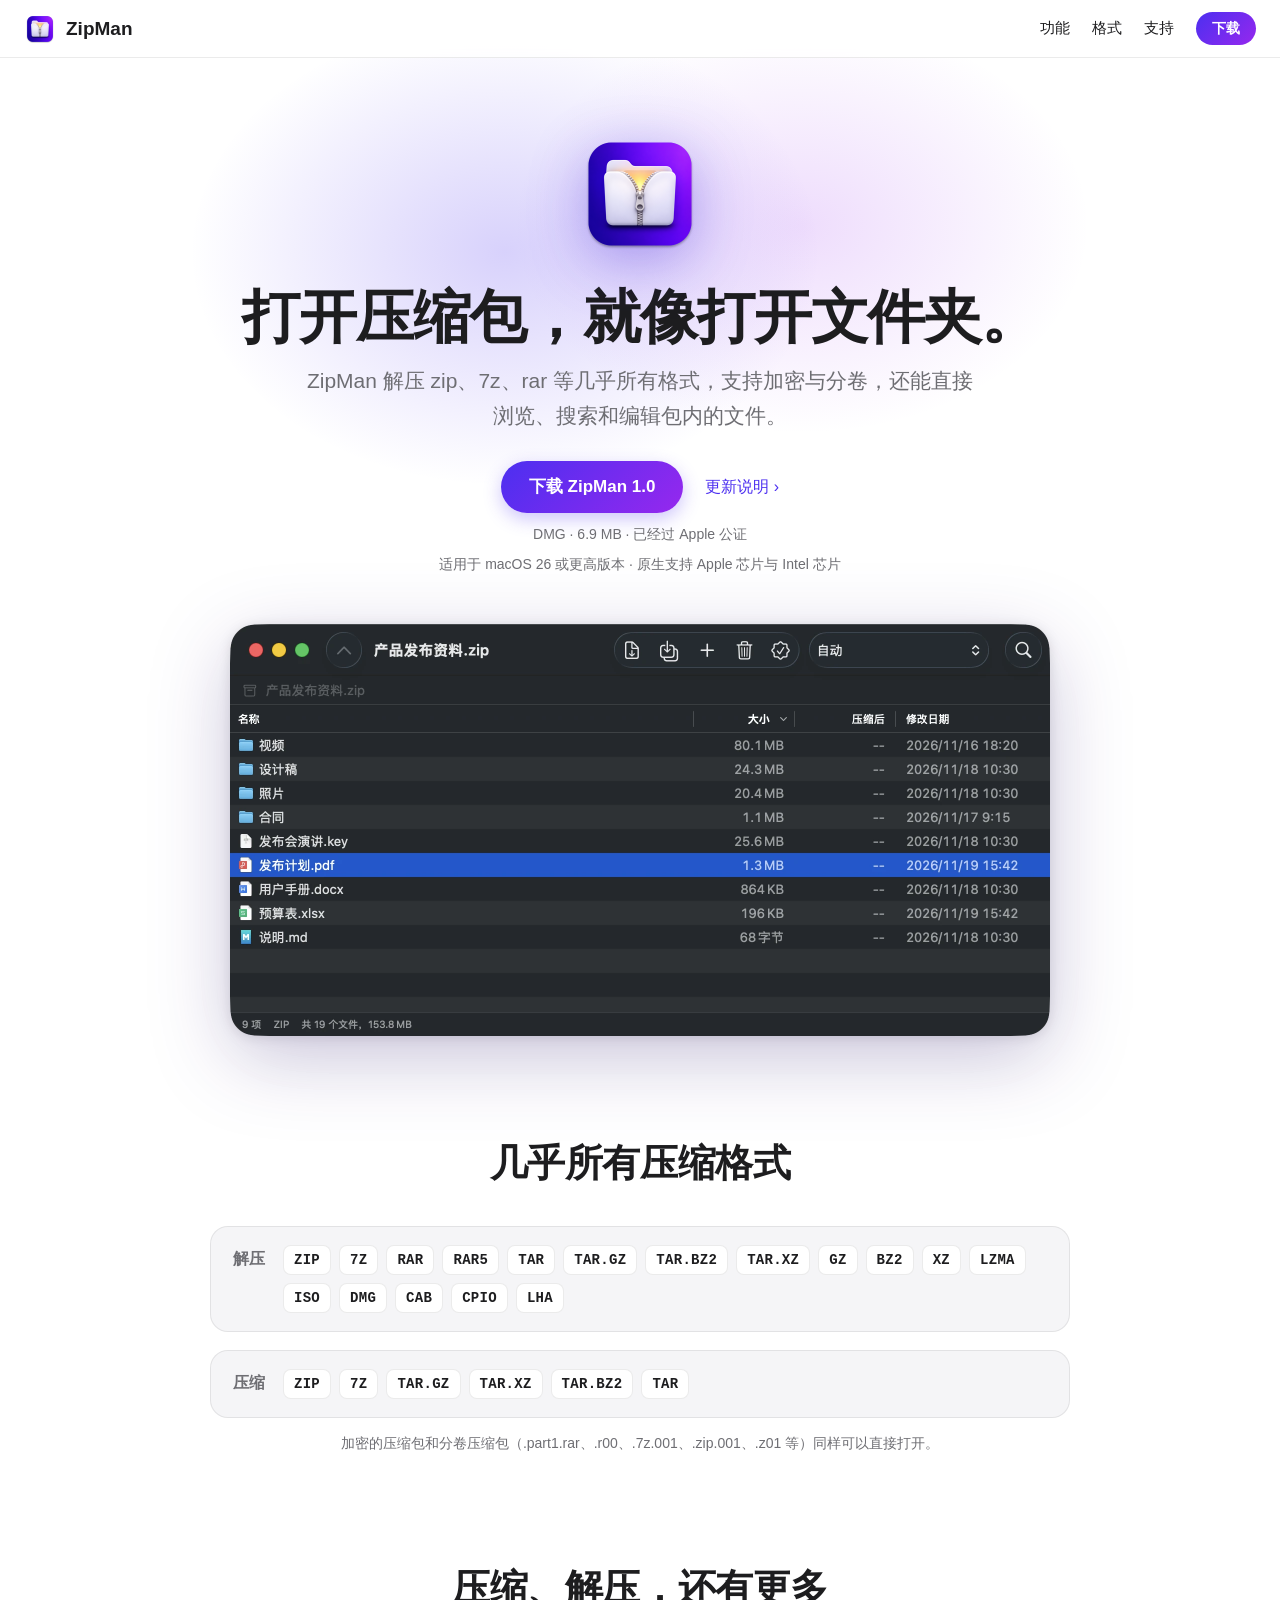
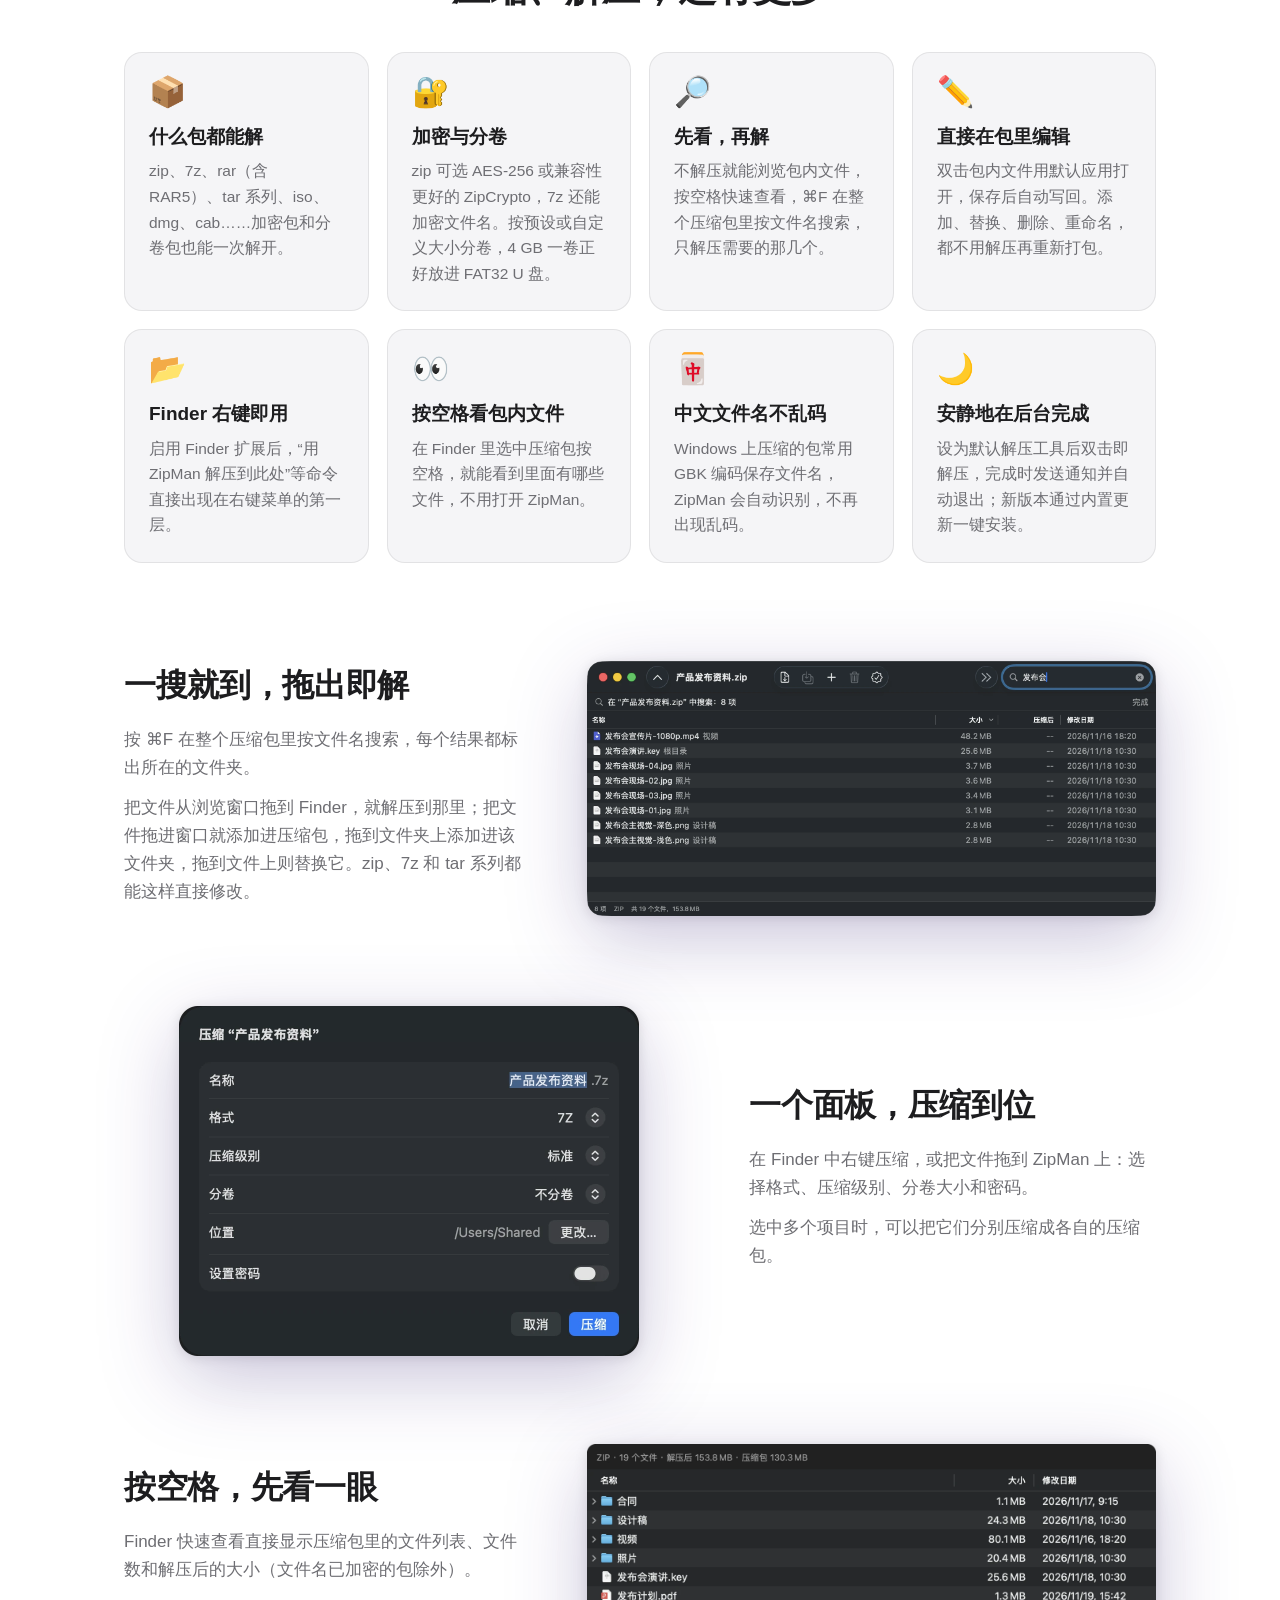
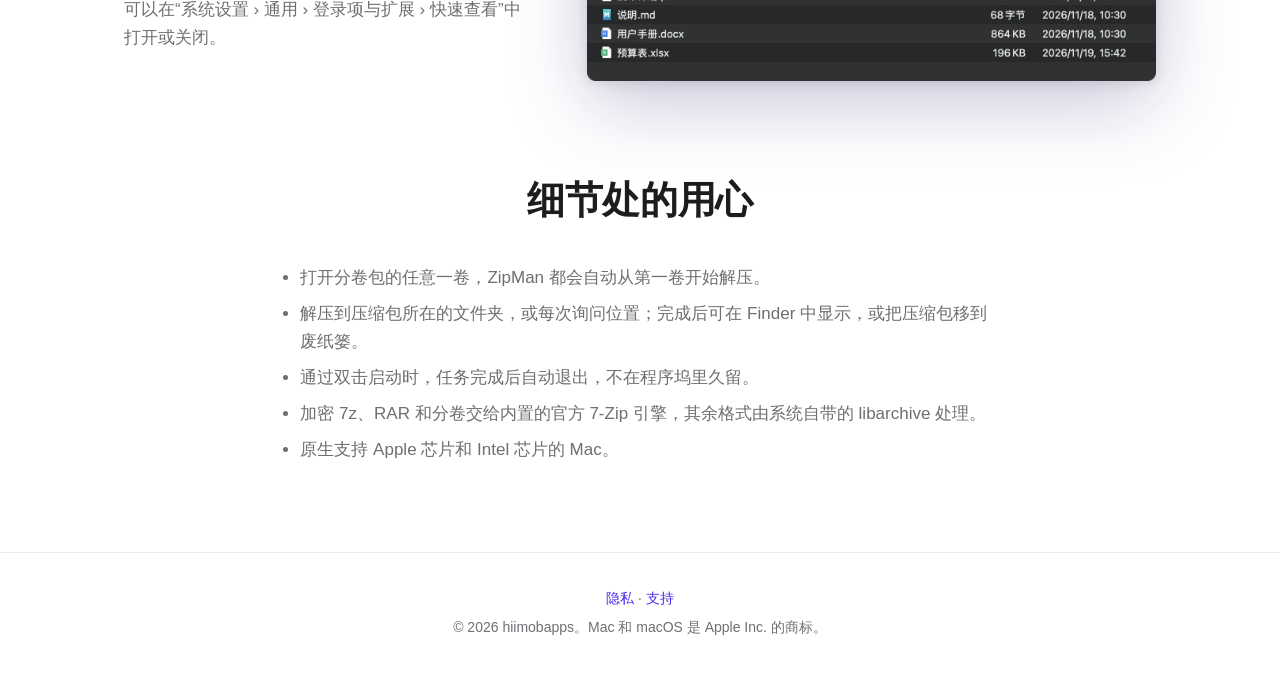
<file: index.html>
<!doctype html>
<html lang="zh-Hans">
  <head>
    <meta charset="utf-8">
    <meta name="viewport" content="width=device-width, initial-scale=1">
    <title>ZipMan — Mac 上的压缩与解压工具</title>
    <meta name="description" content="ZipMan 是一款 macOS 压缩与解压工具：解压 zip、7z、rar 等几乎所有格式，支持加密和分卷；不解压就能浏览、搜索和编辑包内文件，并且和 Finder 的右键菜单、快速查看无缝配合。">
    <link rel="canonical" href="https://zipman.hiimobapps.cn/">
    <meta property="og:type" content="website">
    <meta property="og:url" content="https://zipman.hiimobapps.cn/">
    <meta property="og:title" content="ZipMan — Mac 上的压缩与解压工具">
    <meta property="og:description" content="ZipMan 是一款 macOS 压缩与解压工具：解压 zip、7z、rar 等几乎所有格式，支持加密和分卷；不解压就能浏览、搜索和编辑包内文件，并且和 Finder 的右键菜单、快速查看无缝配合。">
    <meta property="og:image" content="https://zipman.hiimobapps.cn/assets/og.jpg">
    <meta name="twitter:card" content="summary_large_image">
    <meta name="theme-color" content="#4c2ff0">
    <link rel="icon" href="/assets/icon-64.png">
    <link rel="apple-touch-icon" href="/assets/icon-256.png">
    <link rel="stylesheet" href="/assets/style.css">
  </head>
  <body>
    <header class="top">
      <a class="brand" href="/"><img src="/assets/icon-64.png" alt="" width="32" height="32"><span>ZipMan</span></a>
      <nav>
        <a href="/#features">功能</a>
        <a href="/#formats">格式</a>
        <a href="/support/">支持</a>
        <a class="button small" href="/#download">下载</a>
      </nav>
    </header>
    <main>
      <section class="hero" id="download">
        <img class="app-icon" src="/assets/icon-256.png" alt="ZipMan" width="128" height="128">
        <h1>打开压缩包，就像打开文件夹。</h1>
        <p class="lead">ZipMan 解压 zip、7z、rar 等几乎所有格式，支持加密与分卷，还能直接浏览、搜索和编辑包内的文件。</p>
        <p class="cta">
          <a class="button" href="https://github.com/glzlaohuai/ZipMan-releases/releases/download/v1.0/ZipMan-1.0.dmg">下载 ZipMan 1.0</a>
          <a class="secondary" href="https://github.com/glzlaohuai/ZipMan-releases/releases/tag/v1.0">更新说明 ›</a>
        </p>
        <p class="fine">DMG · 6.9 MB · 已经过 Apple 公证</p>
        <p class="fine">适用于 macOS 26 或更高版本 · 原生支持 Apple 芯片与 Intel 芯片</p>
        <img class="shot hero-shot" src="/assets/shots/browse.webp" alt="ZipMan 的浏览窗口：不解压就能看到压缩包里的文件夹和文件" width="820" height="412">
      </section>
      <section id="formats" class="formats">
        <h2>几乎所有压缩格式</h2>
        <div class="format-groups">
          <div class="format-group">
            <h3>解压</h3>
            <ul class="chips"><li>ZIP</li><li>7Z</li><li>RAR</li><li>RAR5</li><li>TAR</li><li>TAR.GZ</li><li>TAR.BZ2</li><li>TAR.XZ</li><li>GZ</li><li>BZ2</li><li>XZ</li><li>LZMA</li><li>ISO</li><li>DMG</li><li>CAB</li><li>CPIO</li><li>LHA</li></ul>
          </div>
          <div class="format-group">
            <h3>压缩</h3>
            <ul class="chips"><li>ZIP</li><li>7Z</li><li>TAR.GZ</li><li>TAR.XZ</li><li>TAR.BZ2</li><li>TAR</li></ul>
          </div>
        </div>
        <p class="fine center">加密的压缩包和分卷压缩包（.part1.rar、.r00、.7z.001、.zip.001、.z01 等）同样可以直接打开。</p>
      </section>
      <section id="features" class="features">
        <h2>压缩、解压，还有更多</h2>
        <div class="grid">
          <article class="feature">
            <div class="emoji" aria-hidden="true">📦</div>
            <h3>什么包都能解</h3>
            <p>zip、7z、rar（含 RAR5）、tar 系列、iso、dmg、cab……加密包和分卷包也能一次解开。</p>
          </article>
          <article class="feature">
            <div class="emoji" aria-hidden="true">🔐</div>
            <h3>加密与分卷</h3>
            <p>zip 可选 AES-256 或兼容性更好的 ZipCrypto，7z 还能加密文件名。按预设或自定义大小分卷，4 GB 一卷正好放进 FAT32 U 盘。</p>
          </article>
          <article class="feature">
            <div class="emoji" aria-hidden="true">🔎</div>
            <h3>先看，再解</h3>
            <p>不解压就能浏览包内文件，按空格快速查看，⌘F 在整个压缩包里按文件名搜索，只解压需要的那几个。</p>
          </article>
          <article class="feature">
            <div class="emoji" aria-hidden="true">✏️</div>
            <h3>直接在包里编辑</h3>
            <p>双击包内文件用默认应用打开，保存后自动写回。添加、替换、删除、重命名，都不用解压再重新打包。</p>
          </article>
          <article class="feature">
            <div class="emoji" aria-hidden="true">📂</div>
            <h3>Finder 右键即用</h3>
            <p>启用 Finder 扩展后，“用 ZipMan 解压到此处”等命令直接出现在右键菜单的第一层。</p>
          </article>
          <article class="feature">
            <div class="emoji" aria-hidden="true">👀</div>
            <h3>按空格看包内文件</h3>
            <p>在 Finder 里选中压缩包按空格，就能看到里面有哪些文件，不用打开 ZipMan。</p>
          </article>
          <article class="feature">
            <div class="emoji" aria-hidden="true">🀄️</div>
            <h3>中文文件名不乱码</h3>
            <p>Windows 上压缩的包常用 GBK 编码保存文件名，ZipMan 会自动识别，不再出现乱码。</p>
          </article>
          <article class="feature">
            <div class="emoji" aria-hidden="true">🌙</div>
            <h3>安静地在后台完成</h3>
            <p>设为默认解压工具后双击即解压，完成时发送通知并自动退出；新版本通过内置更新一键安装。</p>
          </article>
        </div>
      </section>
      <section class="showcase">
        <div class="showcase-row">
          <div class="showcase-text">
            <h2>一搜就到，拖出即解</h2>
            <p>按 ⌘F 在整个压缩包里按文件名搜索，每个结果都标出所在的文件夹。</p>
            <p>把文件从浏览窗口拖到 Finder，就解压到那里；把文件拖进窗口就添加进压缩包，拖到文件夹上添加进该文件夹，拖到文件上则替换它。zip、7z 和 tar 系列都能这样直接修改。</p>
          </div>
          <img class="shot" src="/assets/shots/search.webp" alt="在 ZipMan 中搜索“发布会”，找到分布在各个文件夹里的 8 个文件" width="920" height="412" loading="lazy">
        </div>
        <div class="showcase-row reverse">
          <div class="showcase-text">
            <h2>一个面板，压缩到位</h2>
            <p>在 Finder 中右键压缩，或把文件拖到 ZipMan 上：选择格式、压缩级别、分卷大小和密码。</p>
            <p>选中多个项目时，可以把它们分别压缩成各自的压缩包。</p>
          </div>
          <img class="shot" src="/assets/shots/compress.webp" alt="ZipMan 的压缩面板：名称、格式、压缩级别、分卷、位置和密码" width="460" height="350" loading="lazy">
        </div>
        <div class="showcase-row">
          <div class="showcase-text">
            <h2>按空格，先看一眼</h2>
            <p>Finder 快速查看直接显示压缩包里的文件列表、文件数和解压后的大小（文件名已加密的包除外）。</p>
            <p>可以在“系统设置 › 通用 › 登录项与扩展 › 快速查看”中打开或关闭。</p>
          </div>
          <img class="shot" src="/assets/shots/quicklook.webp" alt="在 Finder 快速查看中预览压缩包内的文件" width="720" height="300" loading="lazy">
        </div>
      </section>
      <section class="details">
        <h2>细节处的用心</h2>
        <ul>
          <li>打开分卷包的任意一卷，ZipMan 都会自动从第一卷开始解压。</li>
          <li>解压到压缩包所在的文件夹，或每次询问位置；完成后可在 Finder 中显示，或把压缩包移到废纸篓。</li>
          <li>通过双击启动时，任务完成后自动退出，不在程序坞里久留。</li>
          <li>加密 7z、RAR 和分卷交给内置的官方 7-Zip 引擎，其余格式由系统自带的 libarchive 处理。</li>
          <li>原生支持 Apple 芯片和 Intel 芯片的 Mac。</li>
        </ul>
      </section>
    </main>
    <footer>
      <p><a href="/privacy/">隐私</a> · <a href="/support/">支持</a></p>
      <p class="fine">© 2026 hiimobapps。Mac 和 macOS 是 Apple Inc. 的商标。</p>
    </footer>
  </body>
</html>
</file>
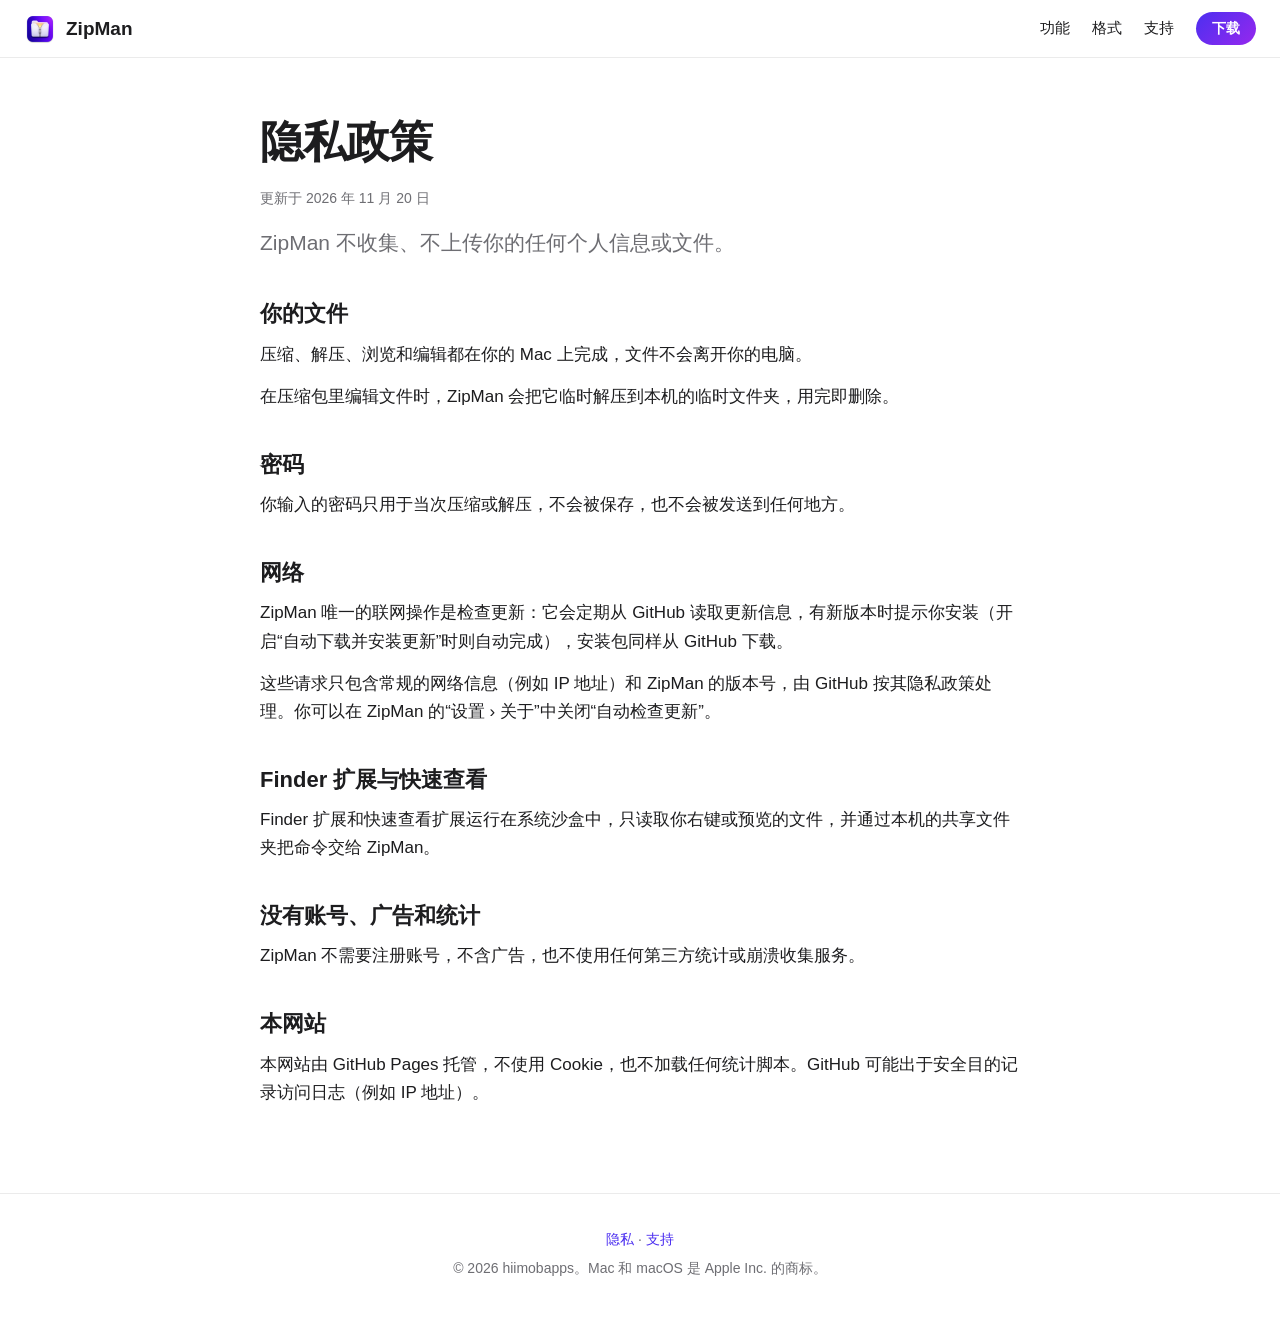
<file: privacy/index.html>
<!doctype html>
<html lang="zh-Hans">
  <head>
    <meta charset="utf-8">
    <meta name="viewport" content="width=device-width, initial-scale=1">
    <title>隐私政策 — ZipMan</title>
    <meta name="description" content="ZipMan 不收集、不上传你的任何个人信息或文件。">
    <link rel="canonical" href="https://zipman.hiimobapps.cn/privacy/">
    <meta property="og:type" content="website">
    <meta property="og:url" content="https://zipman.hiimobapps.cn/privacy/">
    <meta property="og:title" content="隐私政策 — ZipMan">
    <meta property="og:description" content="ZipMan 不收集、不上传你的任何个人信息或文件。">
    <meta property="og:image" content="https://zipman.hiimobapps.cn/assets/og.jpg">
    <meta name="twitter:card" content="summary_large_image">
    <meta name="theme-color" content="#4c2ff0">
    <link rel="icon" href="/assets/icon-64.png">
    <link rel="apple-touch-icon" href="/assets/icon-256.png">
    <link rel="stylesheet" href="/assets/style.css">
  </head>
  <body>
    <header class="top">
      <a class="brand" href="/"><img src="/assets/icon-64.png" alt="" width="32" height="32"><span>ZipMan</span></a>
      <nav>
        <a href="/#features">功能</a>
        <a href="/#formats">格式</a>
        <a href="/support/">支持</a>
        <a class="button small" href="/#download">下载</a>
      </nav>
    </header>
    <main>
      <article class="doc">
        <h1>隐私政策</h1>
        <p class="fine">更新于 2026 年 11 月 20 日</p>
        <p class="lead">ZipMan 不收集、不上传你的任何个人信息或文件。</p>
        <h2>你的文件</h2>
        <p>压缩、解压、浏览和编辑都在你的 Mac 上完成，文件不会离开你的电脑。</p>
        <p>在压缩包里编辑文件时，ZipMan 会把它临时解压到本机的临时文件夹，用完即删除。</p>
        <h2>密码</h2>
        <p>你输入的密码只用于当次压缩或解压，不会被保存，也不会被发送到任何地方。</p>
        <h2>网络</h2>
        <p>ZipMan 唯一的联网操作是检查更新：它会定期从 GitHub 读取更新信息，有新版本时提示你安装（开启“自动下载并安装更新”时则自动完成），安装包同样从 GitHub 下载。</p>
        <p>这些请求只包含常规的网络信息（例如 IP 地址）和 ZipMan 的版本号，由 GitHub 按其隐私政策处理。你可以在 ZipMan 的“设置 › 关于”中关闭“自动检查更新”。</p>
        <h2>Finder 扩展与快速查看</h2>
        <p>Finder 扩展和快速查看扩展运行在系统沙盒中，只读取你右键或预览的文件，并通过本机的共享文件夹把命令交给 ZipMan。</p>
        <h2>没有账号、广告和统计</h2>
        <p>ZipMan 不需要注册账号，不含广告，也不使用任何第三方统计或崩溃收集服务。</p>
        <h2>本网站</h2>
        <p>本网站由 GitHub Pages 托管，不使用 Cookie，也不加载任何统计脚本。GitHub 可能出于安全目的记录访问日志（例如 IP 地址）。</p>
      </article>
    </main>
    <footer>
      <p><a href="/privacy/">隐私</a> · <a href="/support/">支持</a></p>
      <p class="fine">© 2026 hiimobapps。Mac 和 macOS 是 Apple Inc. 的商标。</p>
    </footer>
  </body>
</html>
</file>
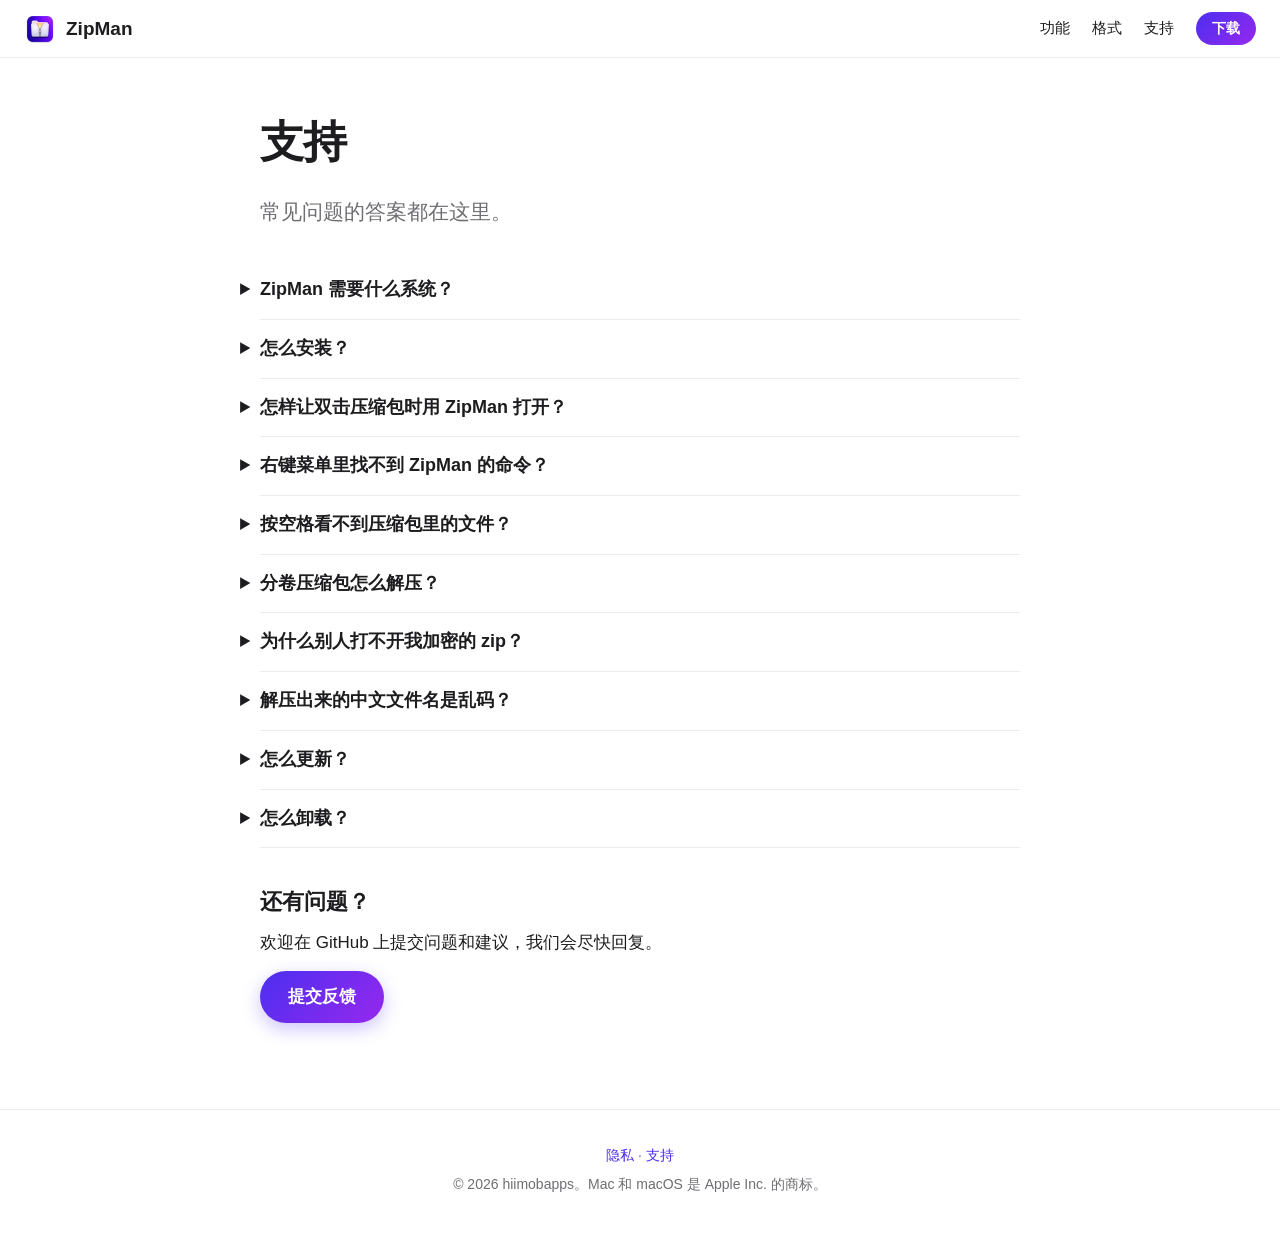
<file: support/index.html>
<!doctype html>
<html lang="zh-Hans">
  <head>
    <meta charset="utf-8">
    <meta name="viewport" content="width=device-width, initial-scale=1">
    <title>支持 — ZipMan</title>
    <meta name="description" content="常见问题的答案都在这里。">
    <link rel="canonical" href="https://zipman.hiimobapps.cn/support/">
    <meta property="og:type" content="website">
    <meta property="og:url" content="https://zipman.hiimobapps.cn/support/">
    <meta property="og:title" content="支持 — ZipMan">
    <meta property="og:description" content="常见问题的答案都在这里。">
    <meta property="og:image" content="https://zipman.hiimobapps.cn/assets/og.jpg">
    <meta name="twitter:card" content="summary_large_image">
    <meta name="theme-color" content="#4c2ff0">
    <link rel="icon" href="/assets/icon-64.png">
    <link rel="apple-touch-icon" href="/assets/icon-256.png">
    <link rel="stylesheet" href="/assets/style.css">
  </head>
  <body>
    <header class="top">
      <a class="brand" href="/"><img src="/assets/icon-64.png" alt="" width="32" height="32"><span>ZipMan</span></a>
      <nav>
        <a href="/#features">功能</a>
        <a href="/#formats">格式</a>
        <a href="/support/">支持</a>
        <a class="button small" href="/#download">下载</a>
      </nav>
    </header>
    <main>
      <article class="doc">
        <h1>支持</h1>
        <p class="lead">常见问题的答案都在这里。</p>
        <details>
          <summary>ZipMan 需要什么系统？</summary>
          <p>macOS 26 或更高版本，原生支持 Apple 芯片和 Intel 芯片的 Mac。</p>
        </details>
        <details>
          <summary>怎么安装？</summary>
          <p>打开下载的 DMG，把 ZipMan 拖到“应用程序”文件夹。如果直接从 DMG 或“下载”文件夹打开，ZipMan 会提示你把它移到“应用程序”文件夹。</p>
        </details>
        <details>
          <summary>怎样让双击压缩包时用 ZipMan 打开？</summary>
          <p>首次启动的欢迎页里可以直接设置；之后也可以在 ZipMan 的“设置 › Finder”中点“设为默认”。双击时是直接解压还是打开浏览窗口，在“设置 › 通用”中选择。</p>
        </details>
        <details>
          <summary>右键菜单里找不到 ZipMan 的命令？</summary>
          <p>在 ZipMan 的“设置 › Finder”中点“扩展设置…”，在打开的系统设置里启用 ZipMan 的 Finder 扩展。未启用时，这些命令在右键菜单的“快速操作”或“服务”子菜单中。</p>
        </details>
        <details>
          <summary>按空格看不到压缩包里的文件？</summary>
          <p>在“系统设置 › 通用 › 登录项与扩展 › 快速查看”中确认 ZipMan 已打开。文件名经过加密的压缩包无法预览，请在 ZipMan 中输入密码后浏览。</p>
        </details>
        <details>
          <summary>分卷压缩包怎么解压？</summary>
          <p>把所有分卷放在同一个文件夹里，打开其中任意一卷即可，ZipMan 会自动从第一卷开始解压。支持 .part1.rar、.r00、.7z.001、.zip.001、.z01 等命名方式。</p>
        </details>
        <details>
          <summary>为什么别人打不开我加密的 zip？</summary>
          <p>系统的“归档实用工具”和 Windows 资源管理器都打不开 AES-256 加密的 zip，需要用 ZipMan、7-Zip 等工具。需要兼容时，压缩时把“加密方式”选为 ZipCrypto（安全性较低）。分卷 zip（.zip.001…）同样需要 ZipMan、7-Zip 或 Keka 才能打开。</p>
        </details>
        <details>
          <summary>解压出来的中文文件名是乱码？</summary>
          <p>ZipMan 会自动识别 Windows 上常见的 GBK 编码文件名。如果仍然出现乱码，请向我们反馈，方便的话附上压缩包的来源或文件列表。</p>
        </details>
        <details>
          <summary>怎么更新？</summary>
          <p>ZipMan 会自动检查更新，也可以在菜单“ZipMan › 检查更新…”中手动检查。更新选项在“设置 › 关于”中。</p>
        </details>
        <details>
          <summary>怎么卸载？</summary>
          <p>退出 ZipMan，把它从“应用程序”文件夹移到废纸篓。如果曾把它设为默认解压工具，可以在 Finder 中对压缩包“显示简介 › 打开方式”改回其他应用。</p>
        </details>
        <h2>还有问题？</h2>
        <p>欢迎在 GitHub 上提交问题和建议，我们会尽快回复。</p>
        <p><a class="button" href="https://github.com/glzlaohuai/ZipMan-releases/issues">提交反馈</a></p>
      </article>
    </main>
    <footer>
      <p><a href="/privacy/">隐私</a> · <a href="/support/">支持</a></p>
      <p class="fine">© 2026 hiimobapps。Mac 和 macOS 是 Apple Inc. 的商标。</p>
    </footer>
  </body>
</html>
</file>
<file: assets/style.css>
:root {
  --bg: #ffffff;
  --fg: #1d1d1f;
  --muted: #6e6e73;
  --card: #f5f5f7;
  --line: rgba(0, 0, 0, 0.08);
  --accent: #4c2ff0;
  --accent-2: #9628ee;
  --glow: rgba(76, 47, 240, 0.22);
  color-scheme: light dark;
}

@media (prefers-color-scheme: dark) {
  :root {
    --bg: #101014;
    --fg: #f5f5f7;
    --muted: #a1a1a6;
    --card: #1b1b21;
    --line: rgba(255, 255, 255, 0.1);
    --accent: #8f7bff;
    --glow: rgba(120, 80, 255, 0.3);
  }
}

* { box-sizing: border-box; }

html { scroll-behavior: smooth; }

body {
  margin: 0;
  background: var(--bg);
  color: var(--fg);
  font: 17px/1.65 -apple-system, BlinkMacSystemFont, "SF Pro Text", "PingFang SC", "Hiragino Sans GB",
    "Microsoft YaHei", "Helvetica Neue", Arial, sans-serif;
  -webkit-font-smoothing: antialiased;
}

a { color: var(--accent); text-decoration: none; }
a:hover { text-decoration: underline; }

header.top {
  position: sticky; top: 0; z-index: 10;
  display: flex; align-items: center; justify-content: space-between; gap: 16px;
  padding: 12px 24px;
  background: color-mix(in srgb, var(--bg) 82%, transparent);
  backdrop-filter: saturate(180%) blur(20px);
  -webkit-backdrop-filter: saturate(180%) blur(20px);
  border-bottom: 1px solid var(--line);
}

.brand { display: flex; align-items: center; gap: 10px; color: var(--fg); font-weight: 650; font-size: 19px; }
.brand:hover { text-decoration: none; }

header nav { display: flex; align-items: center; gap: 22px; font-size: 15px; }
header nav a { color: var(--fg); }
header nav a.button { color: #fff; }

main { max-width: 1080px; margin: 0 auto; padding: 0 24px; }

section h2 { font-size: clamp(26px, 3.6vw, 38px); letter-spacing: -0.01em; text-align: center; margin: 0 0 32px; }

.hero { position: relative; text-align: center; padding: 72px 0 72px; scroll-margin-top: 80px; }
.hero::before {
  content: ""; position: absolute; z-index: -1; left: 50%; top: -40px; width: min(900px, 120vw); height: 520px;
  transform: translateX(-50%);
  background:
    radial-gradient(closest-side at 35% 45%, var(--glow), transparent),
    radial-gradient(closest-side at 68% 40%, rgba(150, 40, 238, 0.16), transparent);
  pointer-events: none;
}
.hero .app-icon { filter: drop-shadow(0 14px 28px rgba(52, 22, 214, 0.35)); }
.hero h1 { font-size: clamp(34px, 5.6vw, 58px); line-height: 1.12; letter-spacing: -0.02em; margin: 18px auto 14px; max-width: 14em; }
.lead { font-size: clamp(18px, 2.2vw, 21px); color: var(--muted); max-width: 32em; margin: 0 auto 28px; }

.cta { display: flex; justify-content: center; align-items: center; gap: 22px; flex-wrap: wrap; margin: 0 0 10px; }
.cta .secondary { font-size: 16px; }
.button {
  display: inline-block; padding: 12px 28px; border-radius: 999px;
  background: linear-gradient(135deg, var(--accent), var(--accent-2)); color: #fff; font-weight: 600;
  box-shadow: 0 6px 18px rgba(76, 47, 240, 0.28);
}
.button:hover { text-decoration: none; filter: brightness(1.08); }
.button.small { padding: 5px 16px; font-size: 14px; box-shadow: none; }
.button.disabled { background: var(--card); color: var(--muted); border: 1px solid var(--line); box-shadow: none; }

.fine { color: var(--muted); font-size: 14px; margin: 6px 0; }
.center { text-align: center; }

/* The screenshots keep the windows' transparent rounded corners; drop-shadow follows them. */
.shot { display: block; max-width: 100%; height: auto; filter: drop-shadow(0 22px 40px rgba(30, 10, 110, 0.22)) drop-shadow(0 2px 6px rgba(0, 0, 0, 0.12)); }
.hero-shot { margin: 48px auto 0; }

.formats { padding: 24px 0 64px; scroll-margin-top: 80px; }
.format-groups { display: grid; gap: 18px; max-width: 860px; margin: 0 auto 14px; }
.format-group { display: flex; gap: 18px; align-items: baseline; background: var(--card); border: 1px solid var(--line); border-radius: 18px; padding: 18px 22px; }
.format-group h3 { flex: none; margin: 0; font-size: 16px; color: var(--muted); font-weight: 600; }
.chips { display: flex; flex-wrap: wrap; gap: 8px; margin: 0; padding: 0; list-style: none; }
.chips li {
  font: 600 14px/1 ui-monospace, "SF Mono", Menlo, monospace; letter-spacing: 0.02em;
  padding: 7px 10px; border-radius: 8px; background: var(--bg); border: 1px solid var(--line);
}

.features { padding: 32px 0 72px; scroll-margin-top: 80px; }
.grid { display: grid; grid-template-columns: repeat(auto-fit, minmax(230px, 1fr)); gap: 18px; }
.feature { background: var(--card); border-radius: 18px; padding: 24px; border: 1px solid var(--line); }
.feature .emoji { font-size: 30px; line-height: 1; }
.feature h3 { margin: 14px 0 6px; font-size: 19px; }
.feature p { margin: 0; color: var(--muted); font-size: 15.5px; }

.showcase { display: grid; gap: 88px; padding: 24px 0 88px; }
.showcase-row { display: grid; grid-template-columns: 5fr 7fr; gap: 56px; align-items: center; }
.showcase-row.reverse { grid-template-columns: 7fr 5fr; }
.showcase-row.reverse .showcase-text { order: 2; }
.showcase-row .shot { justify-self: center; }
.showcase-text h2 { text-align: left; font-size: clamp(24px, 3vw, 32px); margin: 0 0 14px; }
.showcase-text p { color: var(--muted); margin: 0 0 12px; }

.details { padding: 0 0 80px; }
.details ul { max-width: 720px; margin: 0 auto; padding-left: 1.2em; color: var(--muted); }
.details li { margin: 8px 0; }

.doc { max-width: 760px; margin: 0 auto; padding: 48px 0 72px; }
.doc h1 { font-size: clamp(32px, 4.6vw, 44px); letter-spacing: -0.02em; margin: 0 0 8px; }
.doc .lead { margin: 16px 0 32px; text-align: left; max-width: none; }
.doc h2 { text-align: left; font-size: 22px; margin: 36px 0 8px; }
.doc p { margin: 0 0 14px; }

details { border-bottom: 1px solid var(--line); padding: 14px 0; }
summary { cursor: pointer; font-weight: 600; font-size: 18px; list-style-position: outside; }
details p { color: var(--muted); margin: 10px 0 2px; }

footer { border-top: 1px solid var(--line); text-align: center; padding: 28px 24px 40px; font-size: 14px; color: var(--muted); }
footer p { margin: 6px 0; }

@media (max-width: 760px) {
  header.top { padding: 10px 16px; }
  header nav { gap: 14px; font-size: 14px; }
  main { padding: 0 16px; }
  .hero { padding-top: 48px; }
  .format-group { flex-direction: column; gap: 10px; }
  .showcase { gap: 64px; }
  .showcase-row, .showcase-row.reverse { grid-template-columns: 1fr; gap: 24px; }
  .showcase-row.reverse .showcase-text { order: 0; }
}

@media (max-width: 420px) {
  header nav a:not(.button) { display: none; }
}
</file>
